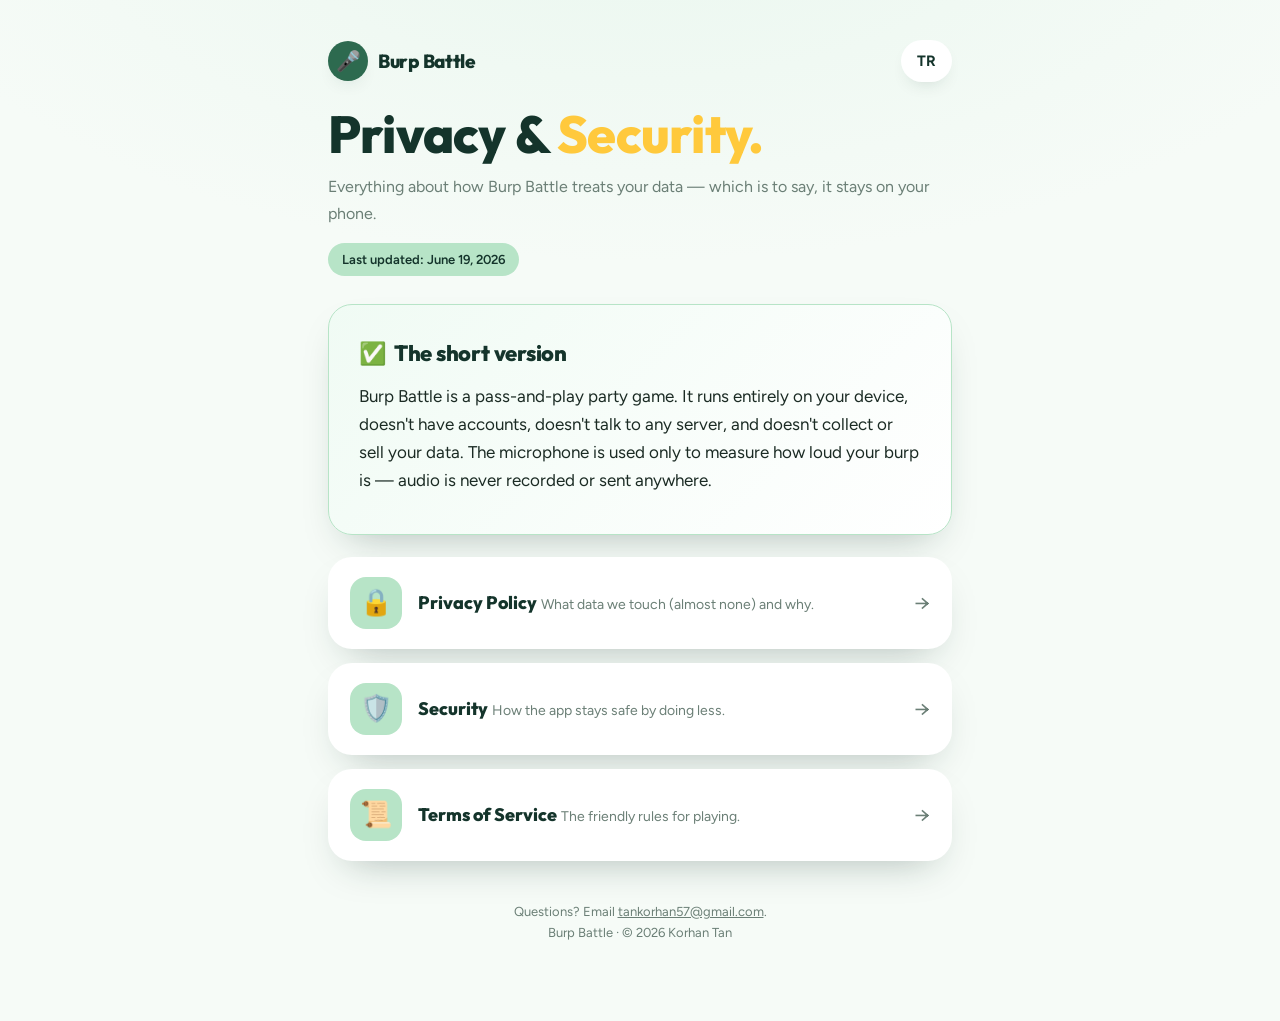
<file: index.html>
<!doctype html>
<html lang="en" data-lang="en">
<head>
  <meta charset="utf-8" />
  <meta name="viewport" content="width=device-width, initial-scale=1, viewport-fit=cover" />
  <title>Burp Battle — Privacy, Security &amp; Terms</title>
  <meta name="description" content="Privacy Policy, Security overview, and Terms of Service for Burp Battle, the pass-and-play burp party game." />
  <meta name="theme-color" content="#F6FBF7" />
  <script>
    (function () {
      try {
        var s = localStorage.getItem("bb-legal-lang");
        var l = (s === "en" || s === "tr") ? s
          : ((navigator.language || "").toLowerCase().indexOf("tr") === 0 ? "tr" : "en");
        document.documentElement.setAttribute("data-lang", l);
        document.documentElement.setAttribute("lang", l);
      } catch (e) { document.documentElement.setAttribute("data-lang", "en"); }
    })();
  </script>
  <link rel="preconnect" href="https://fonts.googleapis.com" />
  <link rel="preconnect" href="https://fonts.gstatic.com" crossorigin />
  <link href="https://fonts.googleapis.com/css2?family=Figtree:wght@400;600;700;800&family=Outfit:wght@700;800&display=swap" rel="stylesheet" />
  <link rel="stylesheet" href="styles.css" />
</head>
<body>
  <main class="wrap">
    <div class="topbar">
      <a class="wordmark" href="index.html">
        <span class="badge">🎤</span>
        <span class="name chunky">Burp Battle</span>
      </a>
      <button class="lang-toggle" data-lang-toggle type="button">TR</button>
    </div>

    <header class="hero">
      <h1 class="chunky">
        <span data-en>Privacy &amp; <span class="gold">Security.</span></span>
        <span data-tr>Gizlilik ve <span class="gold">Güvenlik.</span></span>
      </h1>
      <p class="sub">
        <span data-en>Everything about how Burp Battle treats your data — which is to say, it stays on your phone.</span>
        <span data-tr>Burp Battle'ın verilerinizle nasıl ilgilendiği — kısacası: her şey telefonunuzda kalır.</span>
      </p>
      <span class="updated">
        <span data-en>Last updated: June 19, 2026</span>
        <span data-tr>Son güncelleme: 19 Haziran 2026</span>
      </span>
    </header>

    <div class="card tldr">
      <h2><span class="em">✅</span><span data-en>The short version</span><span data-tr>Kısa özet</span></h2>
      <p>
        <span data-en>Burp Battle is a pass-and-play party game. It runs entirely on your device, doesn't have accounts, doesn't talk to any server, and doesn't collect or sell your data. The microphone is used only to measure how loud your burp is — audio is never recorded or sent anywhere.</span>
        <span data-tr>Burp Battle elden ele oynanan bir parti oyunudur. Tamamen cihazınızda çalışır; hesap yoktur, hiçbir sunucuyla konuşmaz ve verilerinizi toplamaz ya da satmaz. Mikrofon yalnızca geğirmenizin ne kadar yüksek olduğunu ölçmek için kullanılır — ses asla kaydedilmez veya bir yere gönderilmez.</span>
      </p>
    </div>

    <nav class="nav-grid" aria-label="Legal documents">
      <a class="nav-card" href="privacy.html">
        <span class="ico">🔒</span>
        <span class="body">
          <span class="t" data-en>Privacy Policy</span><span class="t" data-tr>Gizlilik Politikası</span>
          <span class="d" data-en>What data we touch (almost none) and why.</span>
          <span class="d" data-tr>Hangi verilere dokunuyoruz (neredeyse hiç) ve neden.</span>
        </span>
        <span class="arrow">→</span>
      </a>

      <a class="nav-card" href="security.html">
        <span class="ico">🛡️</span>
        <span class="body">
          <span class="t" data-en>Security</span><span class="t" data-tr>Güvenlik</span>
          <span class="d" data-en>How the app stays safe by doing less.</span>
          <span class="d" data-tr>Uygulamanın daha azını yaparak nasıl güvende kaldığı.</span>
        </span>
        <span class="arrow">→</span>
      </a>

      <a class="nav-card" href="terms.html">
        <span class="ico">📜</span>
        <span class="body">
          <span class="t" data-en>Terms of Service</span><span class="t" data-tr>Kullanım Koşulları</span>
          <span class="d" data-en>The friendly rules for playing.</span>
          <span class="d" data-tr>Oynamak için dostça kurallar.</span>
        </span>
        <span class="arrow">→</span>
      </a>
    </nav>

    <p class="foot">
      <span data-en>Questions? Email <a href="mailto:tankorhan57@gmail.com">tankorhan57@gmail.com</a>.</span>
      <span data-tr>Sorularınız mı var? <a href="mailto:tankorhan57@gmail.com">tankorhan57@gmail.com</a> adresine yazın.</span>
      <br />Burp Battle · © 2026 Korhan Tan
    </p>
  </main>
  <script src="lang.js"></script>
</body>
</html>
</file>
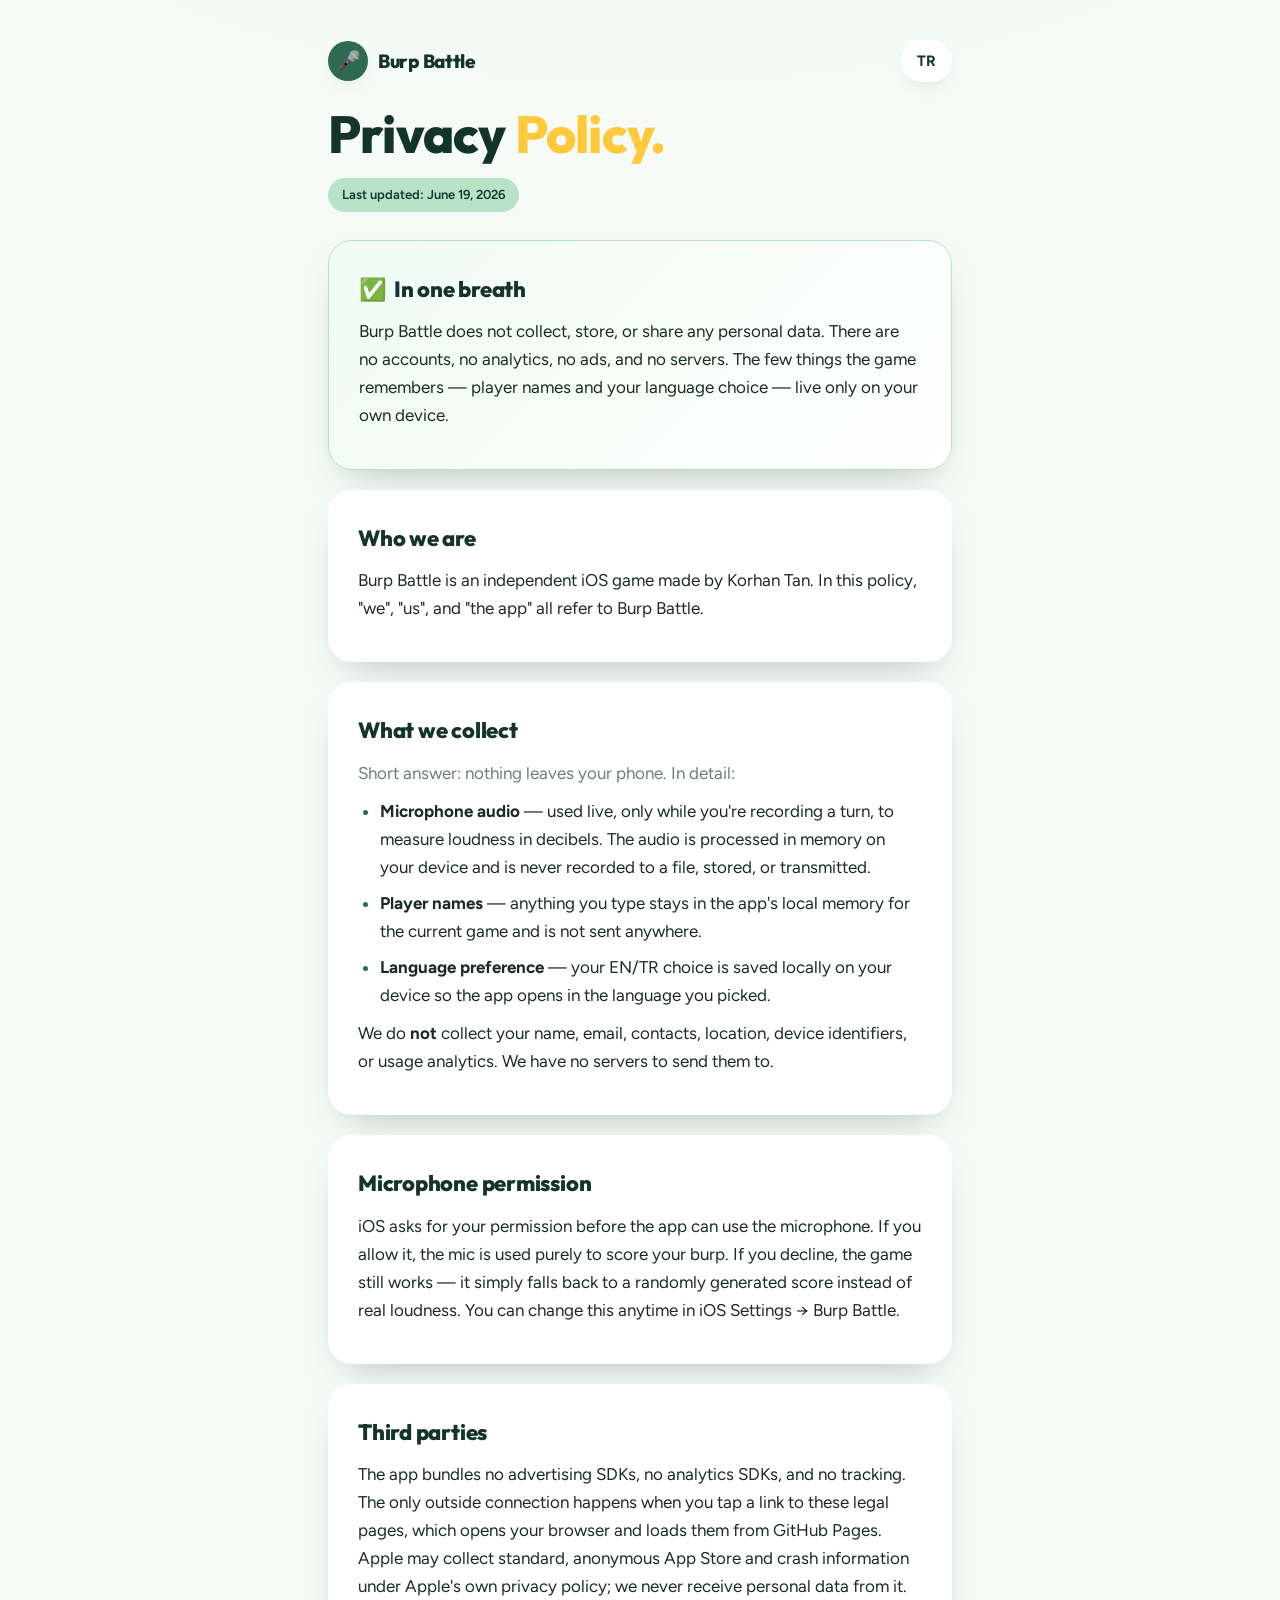
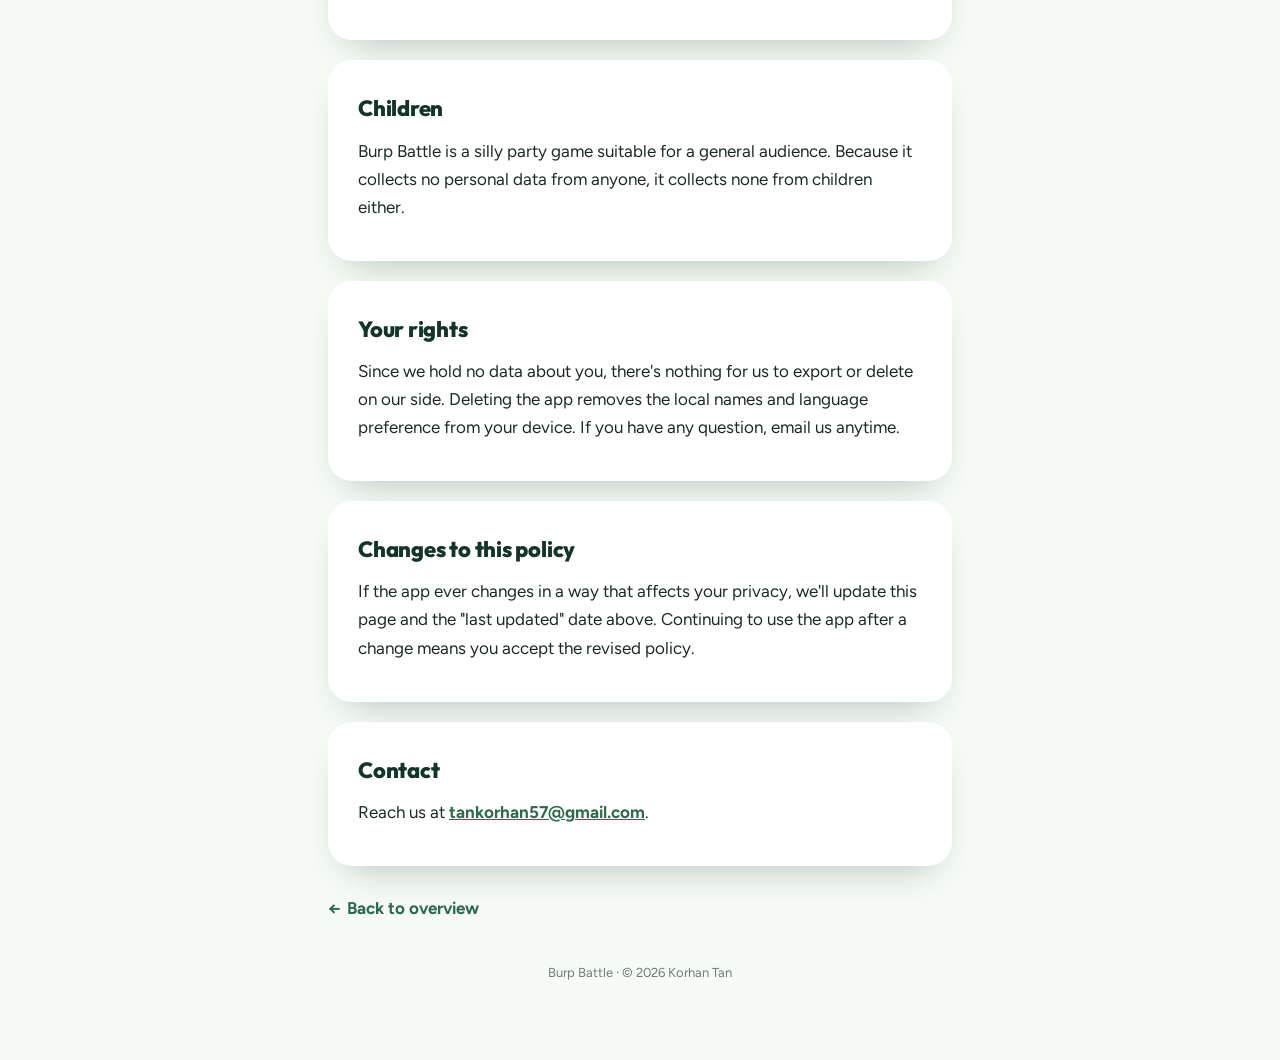
<file: privacy.html>
<!doctype html>
<html lang="en" data-lang="en">
<head>
  <meta charset="utf-8" />
  <meta name="viewport" content="width=device-width, initial-scale=1, viewport-fit=cover" />
  <title>Burp Battle — Privacy Policy</title>
  <meta name="description" content="Burp Battle Privacy Policy: the app collects no personal data and processes microphone audio only on your device." />
  <meta name="theme-color" content="#F6FBF7" />
  <script>
    (function () {
      try {
        var s = localStorage.getItem("bb-legal-lang");
        var l = (s === "en" || s === "tr") ? s
          : ((navigator.language || "").toLowerCase().indexOf("tr") === 0 ? "tr" : "en");
        document.documentElement.setAttribute("data-lang", l);
        document.documentElement.setAttribute("lang", l);
      } catch (e) { document.documentElement.setAttribute("data-lang", "en"); }
    })();
  </script>
  <link rel="preconnect" href="https://fonts.googleapis.com" />
  <link rel="preconnect" href="https://fonts.gstatic.com" crossorigin />
  <link href="https://fonts.googleapis.com/css2?family=Figtree:wght@400;600;700;800&family=Outfit:wght@700;800&display=swap" rel="stylesheet" />
  <link rel="stylesheet" href="styles.css" />
</head>
<body>
  <main class="wrap">
    <div class="topbar">
      <a class="wordmark" href="index.html">
        <span class="badge">🎤</span>
        <span class="name chunky">Burp Battle</span>
      </a>
      <button class="lang-toggle" data-lang-toggle type="button">TR</button>
    </div>

    <header class="hero">
      <h1 class="chunky">
        <span data-en>Privacy <span class="gold">Policy.</span></span>
        <span data-tr>Gizlilik <span class="gold">Politikası.</span></span>
      </h1>
      <span class="updated">
        <span data-en>Last updated: June 19, 2026</span>
        <span data-tr>Son güncelleme: 19 Haziran 2026</span>
      </span>
    </header>

    <div class="card tldr">
      <h2><span class="em">✅</span><span data-en>In one breath</span><span data-tr>Tek nefeste</span></h2>
      <p>
        <span data-en>Burp Battle does not collect, store, or share any personal data. There are no accounts, no analytics, no ads, and no servers. The few things the game remembers — player names and your language choice — live only on your own device.</span>
        <span data-tr>Burp Battle hiçbir kişisel veriyi toplamaz, saklamaz veya paylaşmaz. Hesap yok, analitik yok, reklam yok, sunucu yok. Oyunun hatırladığı birkaç şey — oyuncu adları ve dil tercihiniz — yalnızca kendi cihazınızda kalır.</span>
      </p>
    </div>

    <div class="card">
      <h2><span data-en>Who we are</span><span data-tr>Biz kimiz</span></h2>
      <p>
        <span data-en>Burp Battle is an independent iOS game made by Korhan Tan. In this policy, "we", "us", and "the app" all refer to Burp Battle.</span>
        <span data-tr>Burp Battle, Korhan Tan tarafından geliştirilen bağımsız bir iOS oyunudur. Bu politikada "biz", "uygulama" ve "oyun" ifadelerinin tümü Burp Battle'ı ifade eder.</span>
      </p>
    </div>

    <div class="card">
      <h2><span data-en>What we collect</span><span data-tr>Neyi topluyoruz</span></h2>
      <p class="lead">
        <span data-en>Short answer: nothing leaves your phone. In detail:</span>
        <span data-tr>Kısa cevap: hiçbir şey telefonunuzdan ayrılmaz. Ayrıntılı olarak:</span>
      </p>
      <ul>
        <li>
          <span data-en><strong>Microphone audio</strong> — used live, only while you're recording a turn, to measure loudness in decibels. The audio is processed in memory on your device and is never recorded to a file, stored, or transmitted.</span>
          <span data-tr><strong>Mikrofon sesi</strong> — yalnızca bir tur kaydederken, sesin desibel cinsinden yüksekliğini ölçmek için anlık olarak kullanılır. Ses, cihazınızda bellekte işlenir; hiçbir zaman bir dosyaya kaydedilmez, saklanmaz veya iletilmez.</span>
        </li>
        <li>
          <span data-en><strong>Player names</strong> — anything you type stays in the app's local memory for the current game and is not sent anywhere.</span>
          <span data-tr><strong>Oyuncu adları</strong> — yazdığınız her şey, mevcut oyun için uygulamanın yerel belleğinde kalır ve hiçbir yere gönderilmez.</span>
        </li>
        <li>
          <span data-en><strong>Language preference</strong> — your EN/TR choice is saved locally on your device so the app opens in the language you picked.</span>
          <span data-tr><strong>Dil tercihi</strong> — EN/TR seçiminiz, uygulamanın seçtiğiniz dilde açılması için cihazınızda yerel olarak kaydedilir.</span>
        </li>
      </ul>
      <p>
        <span data-en>We do <strong>not</strong> collect your name, email, contacts, location, device identifiers, or usage analytics. We have no servers to send them to.</span>
        <span data-tr>Adınızı, e-postanızı, kişilerinizi, konumunuzu, cihaz tanımlayıcılarınızı veya kullanım analitiğinizi <strong>toplamıyoruz</strong>. Bunları gönderecek bir sunucumuz da yok.</span>
      </p>
    </div>

    <div class="card">
      <h2><span data-en>Microphone permission</span><span data-tr>Mikrofon izni</span></h2>
      <p>
        <span data-en>iOS asks for your permission before the app can use the microphone. If you allow it, the mic is used purely to score your burp. If you decline, the game still works — it simply falls back to a randomly generated score instead of real loudness. You can change this anytime in iOS Settings → Burp Battle.</span>
        <span data-tr>iOS, uygulama mikrofonu kullanmadan önce izninizi ister. İzin verirseniz, mikrofon yalnızca geğirmenizi puanlamak için kullanılır. Reddederseniz, oyun yine de çalışır — gerçek ses yüksekliği yerine rastgele üretilmiş bir puana geçer. Bunu istediğiniz zaman iOS Ayarlar → Burp Battle bölümünden değiştirebilirsiniz.</span>
      </p>
    </div>

    <div class="card">
      <h2><span data-en>Third parties</span><span data-tr>Üçüncü taraflar</span></h2>
      <p>
        <span data-en>The app bundles no advertising SDKs, no analytics SDKs, and no tracking. The only outside connection happens when you tap a link to these legal pages, which opens your browser and loads them from GitHub Pages. Apple may collect standard, anonymous App Store and crash information under Apple's own privacy policy; we never receive personal data from it.</span>
        <span data-tr>Uygulamada reklam SDK'sı, analitik SDK'sı veya takip yoktur. Tek dış bağlantı, bu yasal sayfalara giden bir bağlantıya dokunduğunuzda gerçekleşir; bu, tarayıcınızı açar ve sayfaları GitHub Pages üzerinden yükler. Apple, kendi gizlilik politikası kapsamında standart, anonim App Store ve çökme bilgilerini toplayabilir; bundan asla kişisel veri almıyoruz.</span>
      </p>
    </div>

    <div class="card">
      <h2><span data-en>Children</span><span data-tr>Çocuklar</span></h2>
      <p>
        <span data-en>Burp Battle is a silly party game suitable for a general audience. Because it collects no personal data from anyone, it collects none from children either.</span>
        <span data-tr>Burp Battle, genel kitleye uygun, eğlenceli bir parti oyunudur. Hiç kimseden kişisel veri toplamadığı için çocuklardan da toplamaz.</span>
      </p>
    </div>

    <div class="card">
      <h2><span data-en>Your rights</span><span data-tr>Haklarınız</span></h2>
      <p>
        <span data-en>Since we hold no data about you, there's nothing for us to export or delete on our side. Deleting the app removes the local names and language preference from your device. If you have any question, email us anytime.</span>
        <span data-tr>Hakkınızda hiçbir veri tutmadığımız için bizim tarafımızda dışa aktarılacak veya silinecek bir şey yoktur. Uygulamayı silmek, yerel adları ve dil tercihini cihazınızdan kaldırır. Herhangi bir sorunuz olursa istediğiniz zaman bize e-posta gönderin.</span>
      </p>
    </div>

    <div class="card">
      <h2><span data-en>Changes to this policy</span><span data-tr>Bu politikadaki değişiklikler</span></h2>
      <p>
        <span data-en>If the app ever changes in a way that affects your privacy, we'll update this page and the "last updated" date above. Continuing to use the app after a change means you accept the revised policy.</span>
        <span data-tr>Uygulama, gizliliğinizi etkileyecek şekilde değişirse bu sayfayı ve yukarıdaki "son güncelleme" tarihini güncelleriz. Bir değişiklikten sonra uygulamayı kullanmaya devam etmeniz, güncellenmiş politikayı kabul ettiğiniz anlamına gelir.</span>
      </p>
    </div>

    <div class="card">
      <h2><span data-en>Contact</span><span data-tr>İletişim</span></h2>
      <p>
        <span data-en>Reach us at <a href="mailto:tankorhan57@gmail.com">tankorhan57@gmail.com</a>.</span>
        <span data-tr><a href="mailto:tankorhan57@gmail.com">tankorhan57@gmail.com</a> adresinden bize ulaşabilirsiniz.</span>
      </p>
    </div>

    <a class="back" href="index.html">← <span data-en>Back to overview</span><span data-tr>Genel bakışa dön</span></a>

    <p class="foot">Burp Battle · © 2026 Korhan Tan</p>
  </main>
  <script src="lang.js"></script>
</body>
</html>
</file>
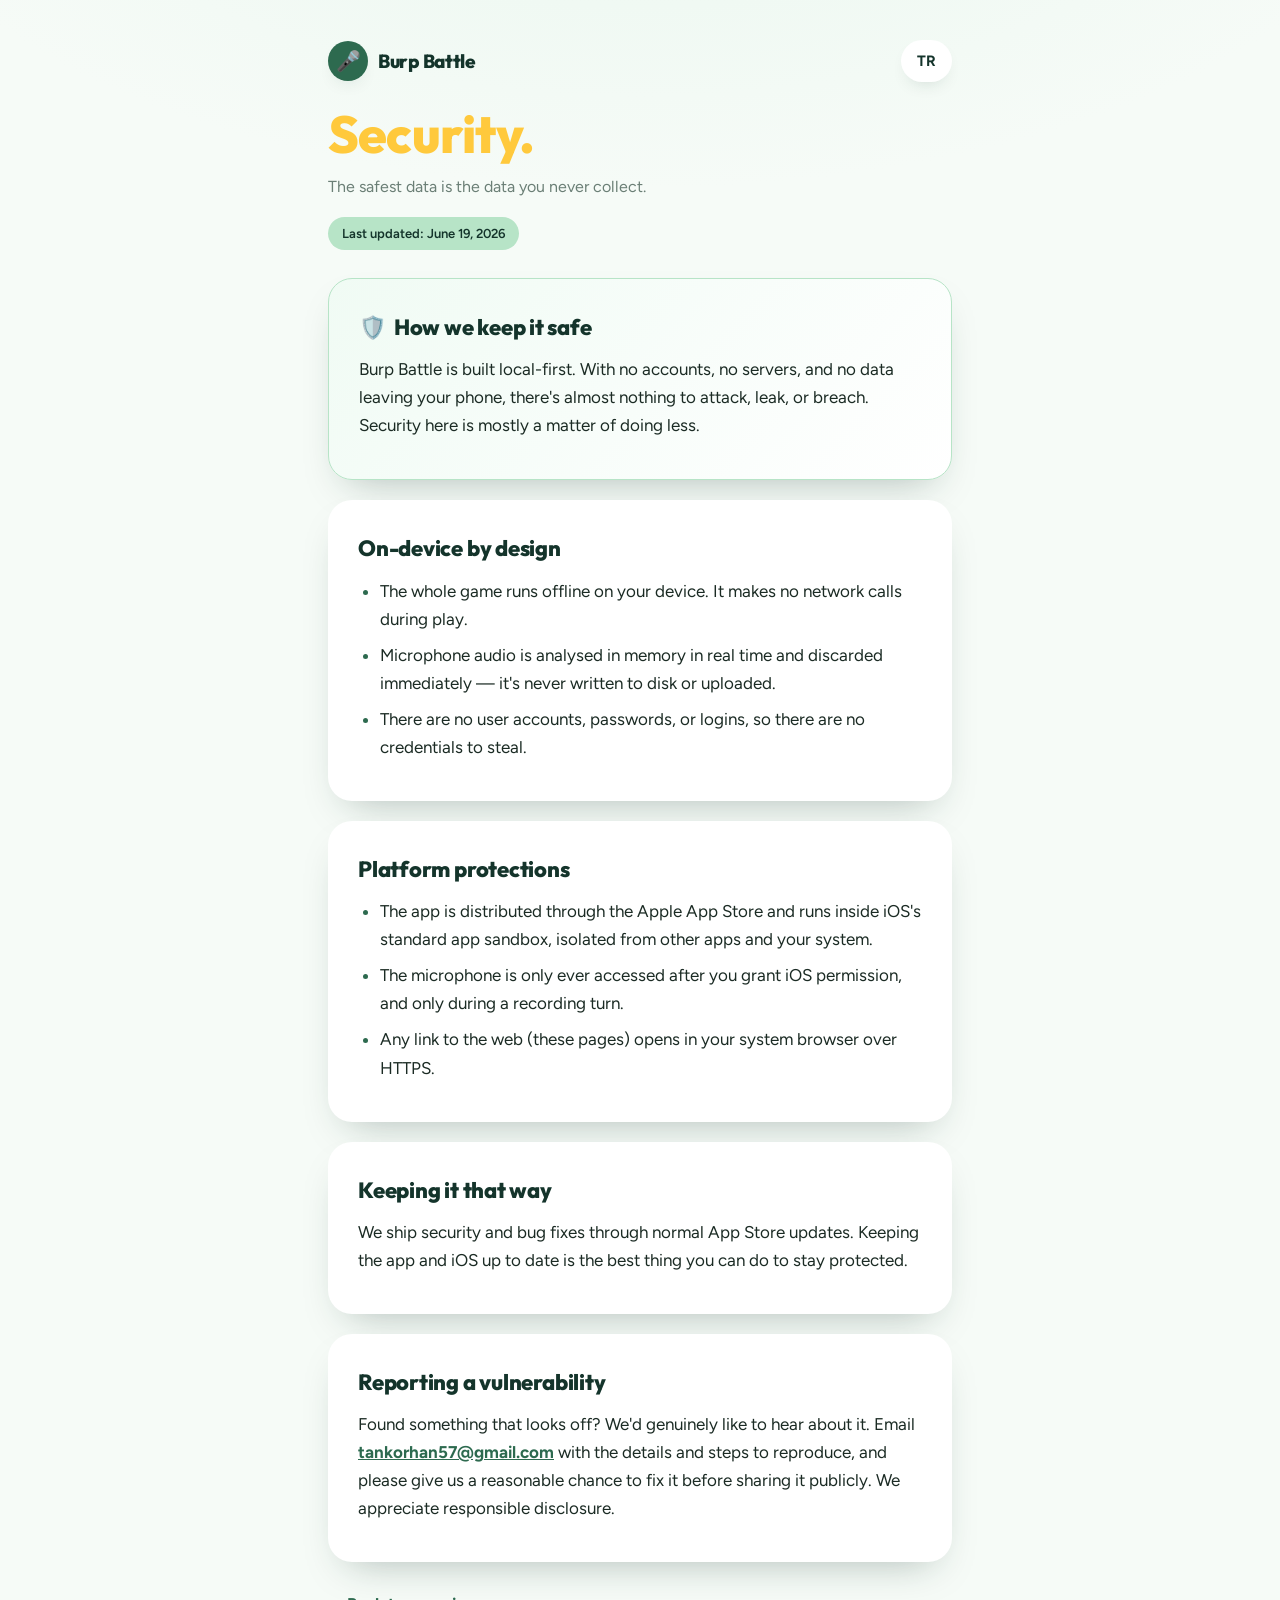
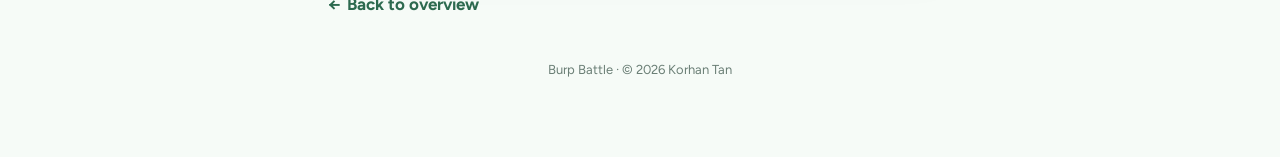
<file: security.html>
<!doctype html>
<html lang="en" data-lang="en">
<head>
  <meta charset="utf-8" />
  <meta name="viewport" content="width=device-width, initial-scale=1, viewport-fit=cover" />
  <title>Burp Battle — Security</title>
  <meta name="description" content="Burp Battle Security overview: local-first design, no servers, no accounts, minimal attack surface." />
  <meta name="theme-color" content="#F6FBF7" />
  <script>
    (function () {
      try {
        var s = localStorage.getItem("bb-legal-lang");
        var l = (s === "en" || s === "tr") ? s
          : ((navigator.language || "").toLowerCase().indexOf("tr") === 0 ? "tr" : "en");
        document.documentElement.setAttribute("data-lang", l);
        document.documentElement.setAttribute("lang", l);
      } catch (e) { document.documentElement.setAttribute("data-lang", "en"); }
    })();
  </script>
  <link rel="preconnect" href="https://fonts.googleapis.com" />
  <link rel="preconnect" href="https://fonts.gstatic.com" crossorigin />
  <link href="https://fonts.googleapis.com/css2?family=Figtree:wght@400;600;700;800&family=Outfit:wght@700;800&display=swap" rel="stylesheet" />
  <link rel="stylesheet" href="styles.css" />
</head>
<body>
  <main class="wrap">
    <div class="topbar">
      <a class="wordmark" href="index.html">
        <span class="badge">🎤</span>
        <span class="name chunky">Burp Battle</span>
      </a>
      <button class="lang-toggle" data-lang-toggle type="button">TR</button>
    </div>

    <header class="hero">
      <h1 class="chunky">
        <span data-en><span class="gold">Security.</span></span>
        <span data-tr><span class="gold">Güvenlik.</span></span>
      </h1>
      <p class="sub">
        <span data-en>The safest data is the data you never collect.</span>
        <span data-tr>En güvenli veri, hiç toplamadığınız veridir.</span>
      </p>
      <span class="updated">
        <span data-en>Last updated: June 19, 2026</span>
        <span data-tr>Son güncelleme: 19 Haziran 2026</span>
      </span>
    </header>

    <div class="card tldr">
      <h2><span class="em">🛡️</span><span data-en>How we keep it safe</span><span data-tr>Nasıl güvende tutuyoruz</span></h2>
      <p>
        <span data-en>Burp Battle is built local-first. With no accounts, no servers, and no data leaving your phone, there's almost nothing to attack, leak, or breach. Security here is mostly a matter of doing less.</span>
        <span data-tr>Burp Battle önce-yerel (local-first) olarak tasarlandı. Hesap, sunucu ve telefonunuzdan ayrılan veri olmadığından saldırılacak, sızdırılacak veya ihlal edilecek neredeyse hiçbir şey yoktur. Buradaki güvenlik çoğunlukla daha azını yapma meselesidir.</span>
      </p>
    </div>

    <div class="card">
      <h2><span data-en>On-device by design</span><span data-tr>Tasarım gereği cihazda</span></h2>
      <ul>
        <li>
          <span data-en>The whole game runs offline on your device. It makes no network calls during play.</span>
          <span data-tr>Oyunun tamamı cihazınızda çevrimdışı çalışır. Oynarken hiçbir ağ isteği yapmaz.</span>
        </li>
        <li>
          <span data-en>Microphone audio is analysed in memory in real time and discarded immediately — it's never written to disk or uploaded.</span>
          <span data-tr>Mikrofon sesi gerçek zamanlı olarak bellekte analiz edilir ve hemen atılır — asla diske yazılmaz veya yüklenmez.</span>
        </li>
        <li>
          <span data-en>There are no user accounts, passwords, or logins, so there are no credentials to steal.</span>
          <span data-tr>Kullanıcı hesabı, parola veya giriş yoktur; dolayısıyla çalınacak kimlik bilgisi de yoktur.</span>
        </li>
      </ul>
    </div>

    <div class="card">
      <h2><span data-en>Platform protections</span><span data-tr>Platform korumaları</span></h2>
      <ul>
        <li>
          <span data-en>The app is distributed through the Apple App Store and runs inside iOS's standard app sandbox, isolated from other apps and your system.</span>
          <span data-tr>Uygulama Apple App Store üzerinden dağıtılır ve iOS'un standart uygulama korumalı alanında (sandbox), diğer uygulamalardan ve sisteminizden yalıtılmış olarak çalışır.</span>
        </li>
        <li>
          <span data-en>The microphone is only ever accessed after you grant iOS permission, and only during a recording turn.</span>
          <span data-tr>Mikrofona yalnızca iOS izni verdikten sonra ve yalnızca kayıt sırasında erişilir.</span>
        </li>
        <li>
          <span data-en>Any link to the web (these pages) opens in your system browser over HTTPS.</span>
          <span data-tr>Web'e giden herhangi bir bağlantı (bu sayfalar) HTTPS üzerinden sistem tarayıcınızda açılır.</span>
        </li>
      </ul>
    </div>

    <div class="card">
      <h2><span data-en>Keeping it that way</span><span data-tr>Bunu sürdürmek</span></h2>
      <p>
        <span data-en>We ship security and bug fixes through normal App Store updates. Keeping the app and iOS up to date is the best thing you can do to stay protected.</span>
        <span data-tr>Güvenlik ve hata düzeltmelerini normal App Store güncellemeleriyle yayınlarız. Korunmak için yapabileceğiniz en iyi şey, uygulamayı ve iOS'u güncel tutmaktır.</span>
      </p>
    </div>

    <div class="card">
      <h2><span data-en>Reporting a vulnerability</span><span data-tr>Güvenlik açığı bildirme</span></h2>
      <p>
        <span data-en>Found something that looks off? We'd genuinely like to hear about it. Email <a href="mailto:tankorhan57@gmail.com">tankorhan57@gmail.com</a> with the details and steps to reproduce, and please give us a reasonable chance to fix it before sharing it publicly. We appreciate responsible disclosure.</span>
        <span data-tr>Yanlış görünen bir şey mi buldunuz? Bunu gerçekten duymak isteriz. Ayrıntıları ve yeniden oluşturma adımlarını <a href="mailto:tankorhan57@gmail.com">tankorhan57@gmail.com</a> adresine gönderin ve lütfen herkese açık olarak paylaşmadan önce düzeltmemiz için bize makul bir fırsat tanıyın. Sorumlu ifşaya minnettarız.</span>
      </p>
    </div>

    <a class="back" href="index.html">← <span data-en>Back to overview</span><span data-tr>Genel bakışa dön</span></a>

    <p class="foot">Burp Battle · © 2026 Korhan Tan</p>
  </main>
  <script src="lang.js"></script>
</body>
</html>
</file>
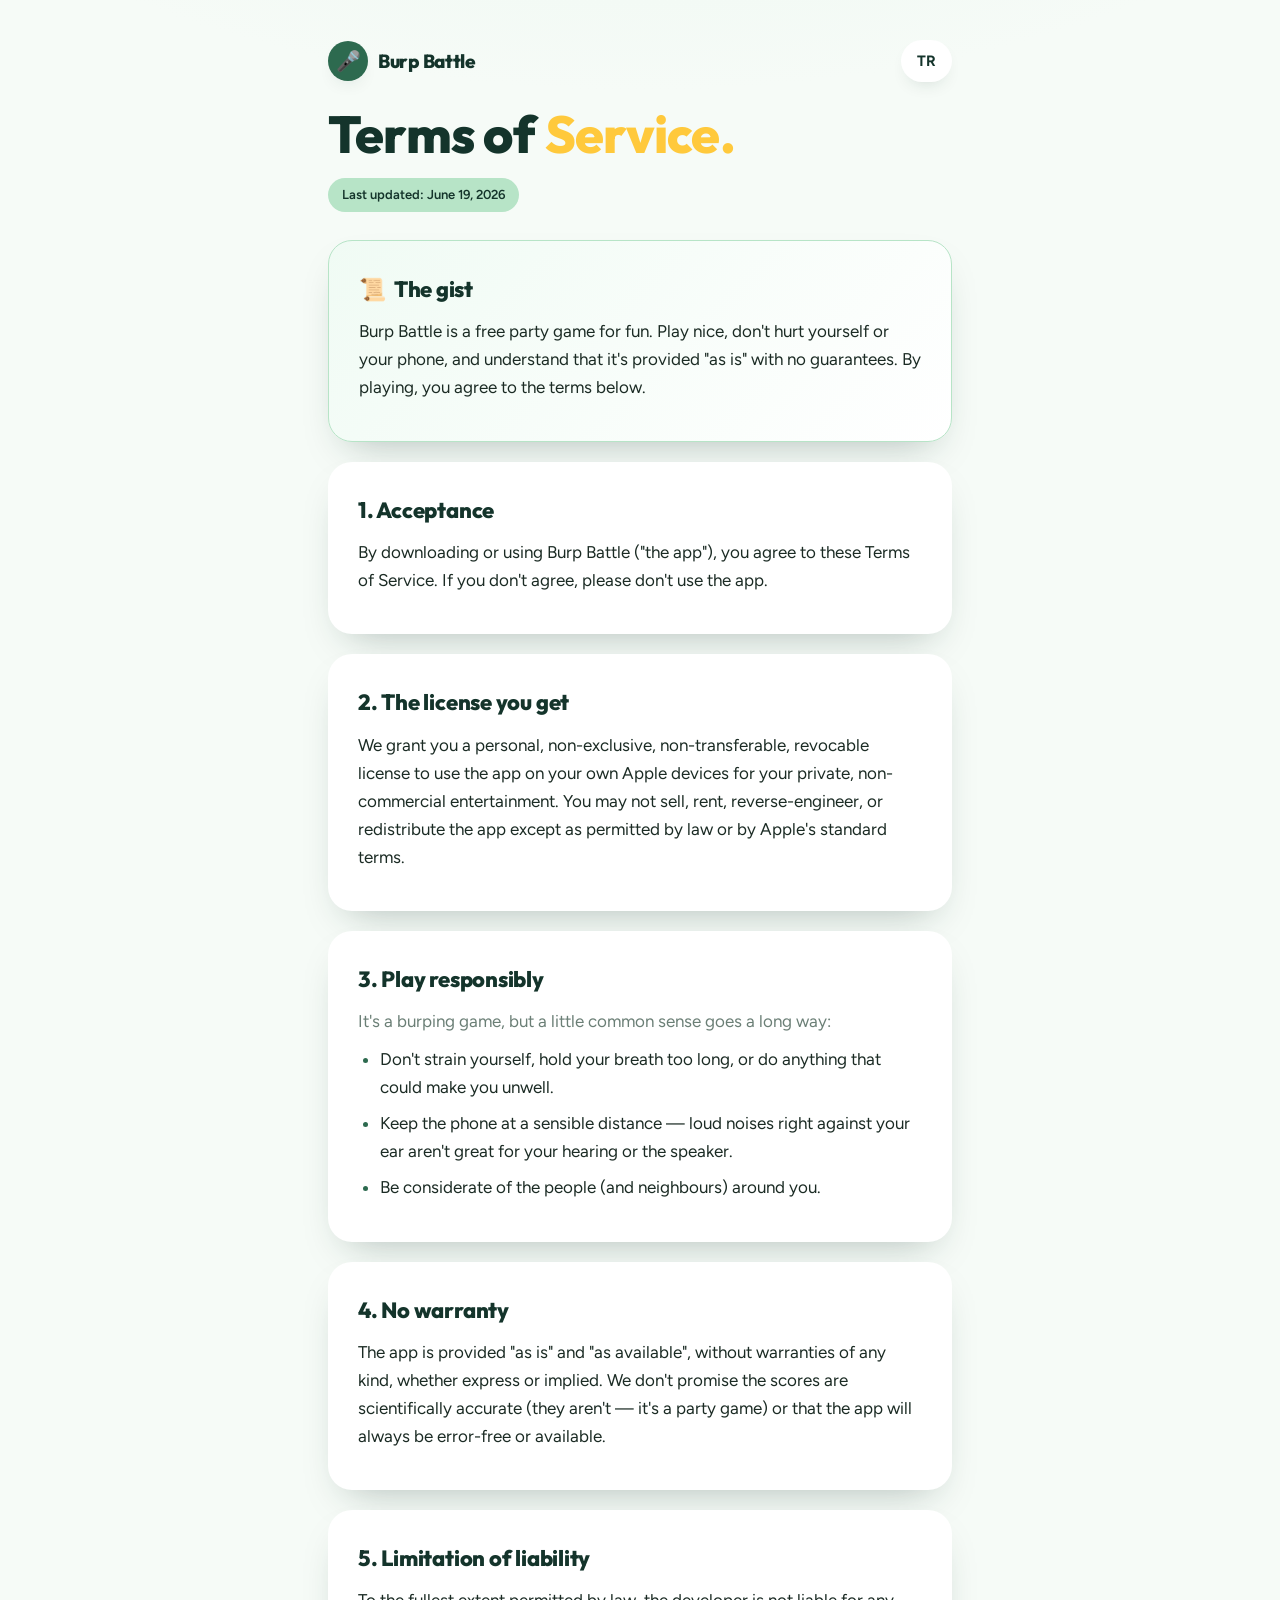
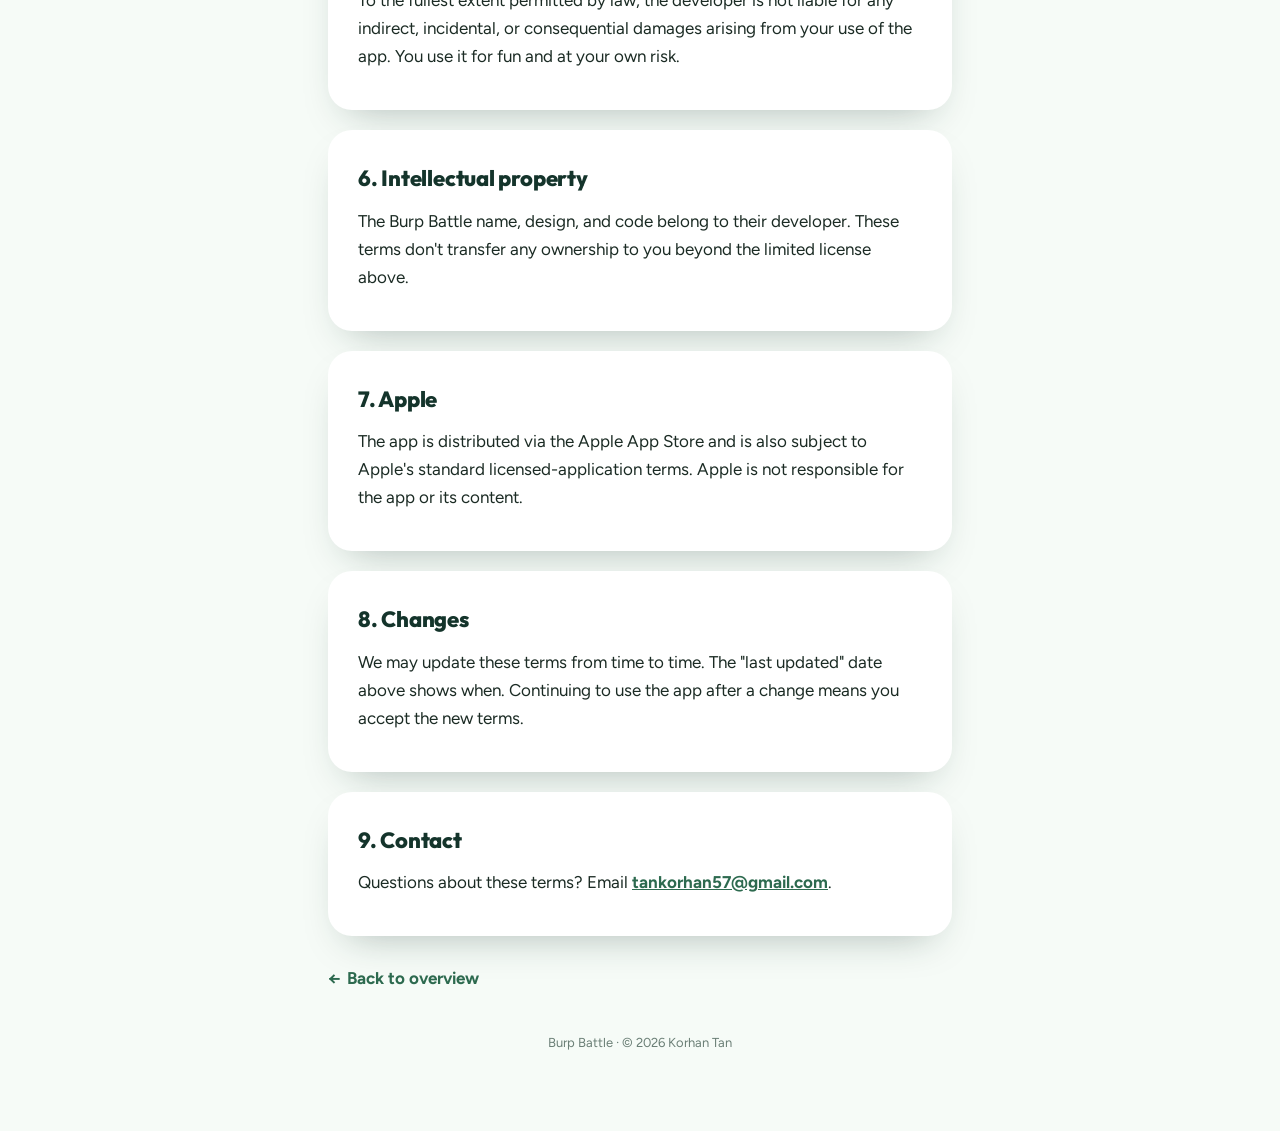
<file: terms.html>
<!doctype html>
<html lang="en" data-lang="en">
<head>
  <meta charset="utf-8" />
  <meta name="viewport" content="width=device-width, initial-scale=1, viewport-fit=cover" />
  <title>Burp Battle — Terms of Service</title>
  <meta name="description" content="Burp Battle Terms of Service: the friendly rules for using the pass-and-play burp party game." />
  <meta name="theme-color" content="#F6FBF7" />
  <script>
    (function () {
      try {
        var s = localStorage.getItem("bb-legal-lang");
        var l = (s === "en" || s === "tr") ? s
          : ((navigator.language || "").toLowerCase().indexOf("tr") === 0 ? "tr" : "en");
        document.documentElement.setAttribute("data-lang", l);
        document.documentElement.setAttribute("lang", l);
      } catch (e) { document.documentElement.setAttribute("data-lang", "en"); }
    })();
  </script>
  <link rel="preconnect" href="https://fonts.googleapis.com" />
  <link rel="preconnect" href="https://fonts.gstatic.com" crossorigin />
  <link href="https://fonts.googleapis.com/css2?family=Figtree:wght@400;600;700;800&family=Outfit:wght@700;800&display=swap" rel="stylesheet" />
  <link rel="stylesheet" href="styles.css" />
</head>
<body>
  <main class="wrap">
    <div class="topbar">
      <a class="wordmark" href="index.html">
        <span class="badge">🎤</span>
        <span class="name chunky">Burp Battle</span>
      </a>
      <button class="lang-toggle" data-lang-toggle type="button">TR</button>
    </div>

    <header class="hero">
      <h1 class="chunky">
        <span data-en>Terms of <span class="gold">Service.</span></span>
        <span data-tr>Kullanım <span class="gold">Koşulları.</span></span>
      </h1>
      <span class="updated">
        <span data-en>Last updated: June 19, 2026</span>
        <span data-tr>Son güncelleme: 19 Haziran 2026</span>
      </span>
    </header>

    <div class="card tldr">
      <h2><span class="em">📜</span><span data-en>The gist</span><span data-tr>Özet</span></h2>
      <p>
        <span data-en>Burp Battle is a free party game for fun. Play nice, don't hurt yourself or your phone, and understand that it's provided "as is" with no guarantees. By playing, you agree to the terms below.</span>
        <span data-tr>Burp Battle, eğlence amaçlı ücretsiz bir parti oyunudur. Nazik oynayın, kendinize veya telefonunuza zarar vermeyin ve oyunun hiçbir garanti olmaksızın "olduğu gibi" sunulduğunu unutmayın. Oynayarak aşağıdaki koşulları kabul etmiş olursunuz.</span>
      </p>
    </div>

    <div class="card">
      <h2><span data-en>1. Acceptance</span><span data-tr>1. Kabul</span></h2>
      <p>
        <span data-en>By downloading or using Burp Battle ("the app"), you agree to these Terms of Service. If you don't agree, please don't use the app.</span>
        <span data-tr>Burp Battle'ı ("uygulama") indirerek veya kullanarak bu Kullanım Koşulları'nı kabul etmiş olursunuz. Kabul etmiyorsanız lütfen uygulamayı kullanmayın.</span>
      </p>
    </div>

    <div class="card">
      <h2><span data-en>2. The license you get</span><span data-tr>2. Aldığınız lisans</span></h2>
      <p>
        <span data-en>We grant you a personal, non-exclusive, non-transferable, revocable license to use the app on your own Apple devices for your private, non-commercial entertainment. You may not sell, rent, reverse-engineer, or redistribute the app except as permitted by law or by Apple's standard terms.</span>
        <span data-tr>Uygulamayı, kendi Apple cihazlarınızda, kişisel ve ticari olmayan eğlenceniz için kullanmanız üzere size kişisel, münhasır olmayan, devredilemez ve geri alınabilir bir lisans veriyoruz. Yasaların veya Apple'ın standart koşullarının izin verdiği durumlar dışında uygulamayı satamaz, kiralayamaz, tersine mühendislik yapamaz veya yeniden dağıtamazsınız.</span>
      </p>
    </div>

    <div class="card">
      <h2><span data-en>3. Play responsibly</span><span data-tr>3. Sorumlu oynayın</span></h2>
      <p class="lead">
        <span data-en>It's a burping game, but a little common sense goes a long way:</span>
        <span data-tr>Bu bir geğirme oyunu, ama biraz sağduyu çok işe yarar:</span>
      </p>
      <ul>
        <li>
          <span data-en>Don't strain yourself, hold your breath too long, or do anything that could make you unwell.</span>
          <span data-tr>Kendinizi zorlamayın, nefesinizi çok uzun tutmayın veya kendinizi rahatsız edebilecek hiçbir şey yapmayın.</span>
        </li>
        <li>
          <span data-en>Keep the phone at a sensible distance — loud noises right against your ear aren't great for your hearing or the speaker.</span>
          <span data-tr>Telefonu makul bir mesafede tutun — kulağınıza dayalı yüksek sesler ne işitmeniz ne de hoparlör için iyidir.</span>
        </li>
        <li>
          <span data-en>Be considerate of the people (and neighbours) around you.</span>
          <span data-tr>Etrafınızdaki insanlara (ve komşulara) saygılı olun.</span>
        </li>
      </ul>
    </div>

    <div class="card">
      <h2><span data-en>4. No warranty</span><span data-tr>4. Garanti yoktur</span></h2>
      <p>
        <span data-en>The app is provided "as is" and "as available", without warranties of any kind, whether express or implied. We don't promise the scores are scientifically accurate (they aren't — it's a party game) or that the app will always be error-free or available.</span>
        <span data-tr>Uygulama, açık veya zımni hiçbir garanti olmaksızın "olduğu gibi" ve "mevcut haliyle" sunulur. Puanların bilimsel olarak doğru olduğunu (değildir — bu bir parti oyunudur) ya da uygulamanın her zaman hatasız veya erişilebilir olacağını taahhüt etmiyoruz.</span>
      </p>
    </div>

    <div class="card">
      <h2><span data-en>5. Limitation of liability</span><span data-tr>5. Sorumluluğun sınırlandırılması</span></h2>
      <p>
        <span data-en>To the fullest extent permitted by law, the developer is not liable for any indirect, incidental, or consequential damages arising from your use of the app. You use it for fun and at your own risk.</span>
        <span data-tr>Yasaların izin verdiği en geniş ölçüde, geliştirici, uygulamayı kullanmanızdan kaynaklanan herhangi bir dolaylı, arızi veya sonuçsal zarardan sorumlu değildir. Onu eğlence için ve kendi sorumluluğunuzda kullanırsınız.</span>
      </p>
    </div>

    <div class="card">
      <h2><span data-en>6. Intellectual property</span><span data-tr>6. Fikri mülkiyet</span></h2>
      <p>
        <span data-en>The Burp Battle name, design, and code belong to their developer. These terms don't transfer any ownership to you beyond the limited license above.</span>
        <span data-tr>Burp Battle adı, tasarımı ve kodu geliştiricisine aittir. Bu koşullar, yukarıdaki sınırlı lisans dışında size herhangi bir mülkiyet devretmez.</span>
      </p>
    </div>

    <div class="card">
      <h2><span data-en>7. Apple</span><span data-tr>7. Apple</span></h2>
      <p>
        <span data-en>The app is distributed via the Apple App Store and is also subject to Apple's standard licensed-application terms. Apple is not responsible for the app or its content.</span>
        <span data-tr>Uygulama Apple App Store üzerinden dağıtılır ve ayrıca Apple'ın standart lisanslı uygulama koşullarına tabidir. Apple, uygulamadan veya içeriğinden sorumlu değildir.</span>
      </p>
    </div>

    <div class="card">
      <h2><span data-en>8. Changes</span><span data-tr>8. Değişiklikler</span></h2>
      <p>
        <span data-en>We may update these terms from time to time. The "last updated" date above shows when. Continuing to use the app after a change means you accept the new terms.</span>
        <span data-tr>Bu koşulları zaman zaman güncelleyebiliriz. Yukarıdaki "son güncelleme" tarihi ne zaman olduğunu gösterir. Bir değişiklikten sonra uygulamayı kullanmaya devam etmeniz, yeni koşulları kabul ettiğiniz anlamına gelir.</span>
      </p>
    </div>

    <div class="card">
      <h2><span data-en>9. Contact</span><span data-tr>9. İletişim</span></h2>
      <p>
        <span data-en>Questions about these terms? Email <a href="mailto:tankorhan57@gmail.com">tankorhan57@gmail.com</a>.</span>
        <span data-tr>Bu koşullar hakkında sorularınız mı var? <a href="mailto:tankorhan57@gmail.com">tankorhan57@gmail.com</a> adresine yazın.</span>
      </p>
    </div>

    <a class="back" href="index.html">← <span data-en>Back to overview</span><span data-tr>Genel bakışa dön</span></a>

    <p class="foot">Burp Battle · © 2026 Korhan Tan</p>
  </main>
  <script src="lang.js"></script>
</body>
</html>
</file>
<file: styles.css>
/*
 * Burp Battle — legal pages styling.
 * Mirrors the in-app design system (src/styles.css): same palette, the same
 * "chunky" Outfit display headings over Figtree body text, soft green shadows
 * and rounded cards. Keep it pixel-friendly with the app, not a redesign.
 */

:root {
  --bg: #F6FBF7;
  --ink: #14342B;
  --ink-soft: #1B2B24;
  --muted: #6B7F76;
  --green: #2D6A4F;
  --green-soft: #B7E4C7;
  --gold: #FFC93C;
  --card: #FFFFFF;
  --radius: 24px;
  --shadow: 0 18px 40px -20px rgba(20, 52, 43, 0.35);
  --shadow-sm: 0 8px 20px -12px rgba(20, 52, 43, 0.3);
}

* { box-sizing: border-box; }

html { -webkit-text-size-adjust: 100%; }

body {
  margin: 0;
  min-height: 100dvh;
  background:
    radial-gradient(1100px 520px at 50% -10%, #EAF7EF 0%, rgba(234, 247, 239, 0) 70%),
    var(--bg);
  color: var(--ink);
  font-family: "Figtree", system-ui, -apple-system, "Segoe UI", sans-serif;
  font-size: 17px;
  line-height: 1.65;
  -webkit-font-smoothing: antialiased;
  text-rendering: optimizeLegibility;
}

.wrap {
  max-width: 680px;
  margin: 0 auto;
  padding: clamp(20px, 5vw, 40px) clamp(18px, 5vw, 28px) 64px;
}

/* Display type */
.chunky {
  font-family: "Outfit", system-ui, -apple-system, sans-serif;
  font-weight: 800;
  letter-spacing: -0.015em;
  line-height: 1.08;
}
.gold { color: var(--gold); }
.green { color: var(--green); }

/* Top bar: wordmark + language toggle */
.topbar {
  display: flex;
  align-items: center;
  justify-content: space-between;
  gap: 12px;
  margin-bottom: 24px;
}
.wordmark {
  display: inline-flex;
  align-items: center;
  gap: 10px;
  text-decoration: none;
  color: var(--ink);
}
.wordmark .badge {
  display: grid;
  place-items: center;
  width: 40px;
  height: 40px;
  border-radius: 999px;
  background: var(--green);
  color: #fff;
  font-size: 20px;
  box-shadow: var(--shadow-sm);
}
.wordmark .name { font-size: 19px; }

.lang-toggle {
  appearance: none;
  border: 0;
  cursor: pointer;
  height: 42px;
  min-width: 42px;
  padding: 0 16px;
  border-radius: 999px;
  background: #fff;
  color: var(--ink);
  font-family: "Figtree", sans-serif;
  font-weight: 700;
  font-size: 15px;
  box-shadow: var(--shadow-sm);
  transition: transform 0.12s ease;
  -webkit-tap-highlight-color: transparent;
}
.lang-toggle:active { transform: scale(0.92); }

/* Hero */
.hero { margin: 8px 0 28px; }
.hero h1 {
  margin: 0;
  font-size: clamp(34px, 8vw, 52px);
}
.hero .sub {
  margin: 12px 0 0;
  color: var(--muted);
  font-size: 16px;
}
.updated {
  display: inline-block;
  margin-top: 16px;
  padding: 6px 14px;
  border-radius: 999px;
  background: var(--green-soft);
  color: var(--ink);
  font-size: 13px;
  font-weight: 600;
}

/* Cards */
.card {
  background: var(--card);
  border-radius: var(--radius);
  box-shadow: var(--shadow);
  padding: clamp(20px, 5vw, 30px);
  margin-top: 20px;
}
.card h2 {
  font-family: "Outfit", sans-serif;
  font-weight: 800;
  letter-spacing: -0.01em;
  font-size: 22px;
  margin: 0 0 6px;
}
.card h2 .em { font-size: 22px; margin-right: 8px; }
.card p { margin: 10px 0; color: var(--ink-soft); }
.card p.lead { color: var(--muted); }
.card ul { margin: 10px 0; padding-left: 22px; }
.card li { margin: 8px 0; color: var(--ink-soft); }
.card li::marker { color: var(--green); }
.card a { color: var(--green); font-weight: 700; }

.tldr {
  background: linear-gradient(135deg, #F0FBF4, #FFFFFF);
  border: 1px solid var(--green-soft);
}

/* Navigation cards on the hub (index) */
.nav-grid {
  display: grid;
  gap: 14px;
  margin-top: 22px;
}
.nav-card {
  display: flex;
  align-items: center;
  gap: 16px;
  text-decoration: none;
  color: var(--ink);
  background: #fff;
  border-radius: var(--radius);
  box-shadow: var(--shadow);
  padding: 20px 22px;
  transition: transform 0.14s ease, box-shadow 0.14s ease;
}
.nav-card:active { transform: scale(0.985); }
@media (hover: hover) {
  .nav-card:hover { transform: translateY(-2px); box-shadow: 0 22px 46px -20px rgba(20, 52, 43, 0.42); }
}
.nav-card .ico {
  display: grid;
  place-items: center;
  flex: 0 0 auto;
  width: 52px;
  height: 52px;
  border-radius: 16px;
  background: var(--green-soft);
  font-size: 26px;
}
.nav-card .body { flex: 1 1 auto; }
.nav-card .body .t { font-family: "Outfit", sans-serif; font-weight: 800; font-size: 18px; }
.nav-card .body .d { color: var(--muted); font-size: 14px; margin-top: 2px; }
.nav-card .arrow { color: var(--muted); font-size: 22px; flex: 0 0 auto; }

/* Back link */
.back {
  display: inline-flex;
  align-items: center;
  gap: 6px;
  margin-top: 28px;
  text-decoration: none;
  color: var(--green);
  font-weight: 700;
}
.back:active { opacity: 0.6; }

/* Footer */
.foot {
  margin-top: 40px;
  text-align: center;
  color: var(--muted);
  font-size: 13px;
}
.foot a { color: var(--muted); }

/* Language visibility — toggled by data-lang on <html> */
html[data-lang="en"] [data-tr] { display: none !important; }
html[data-lang="tr"] [data-en] { display: none !important; }
</file>
